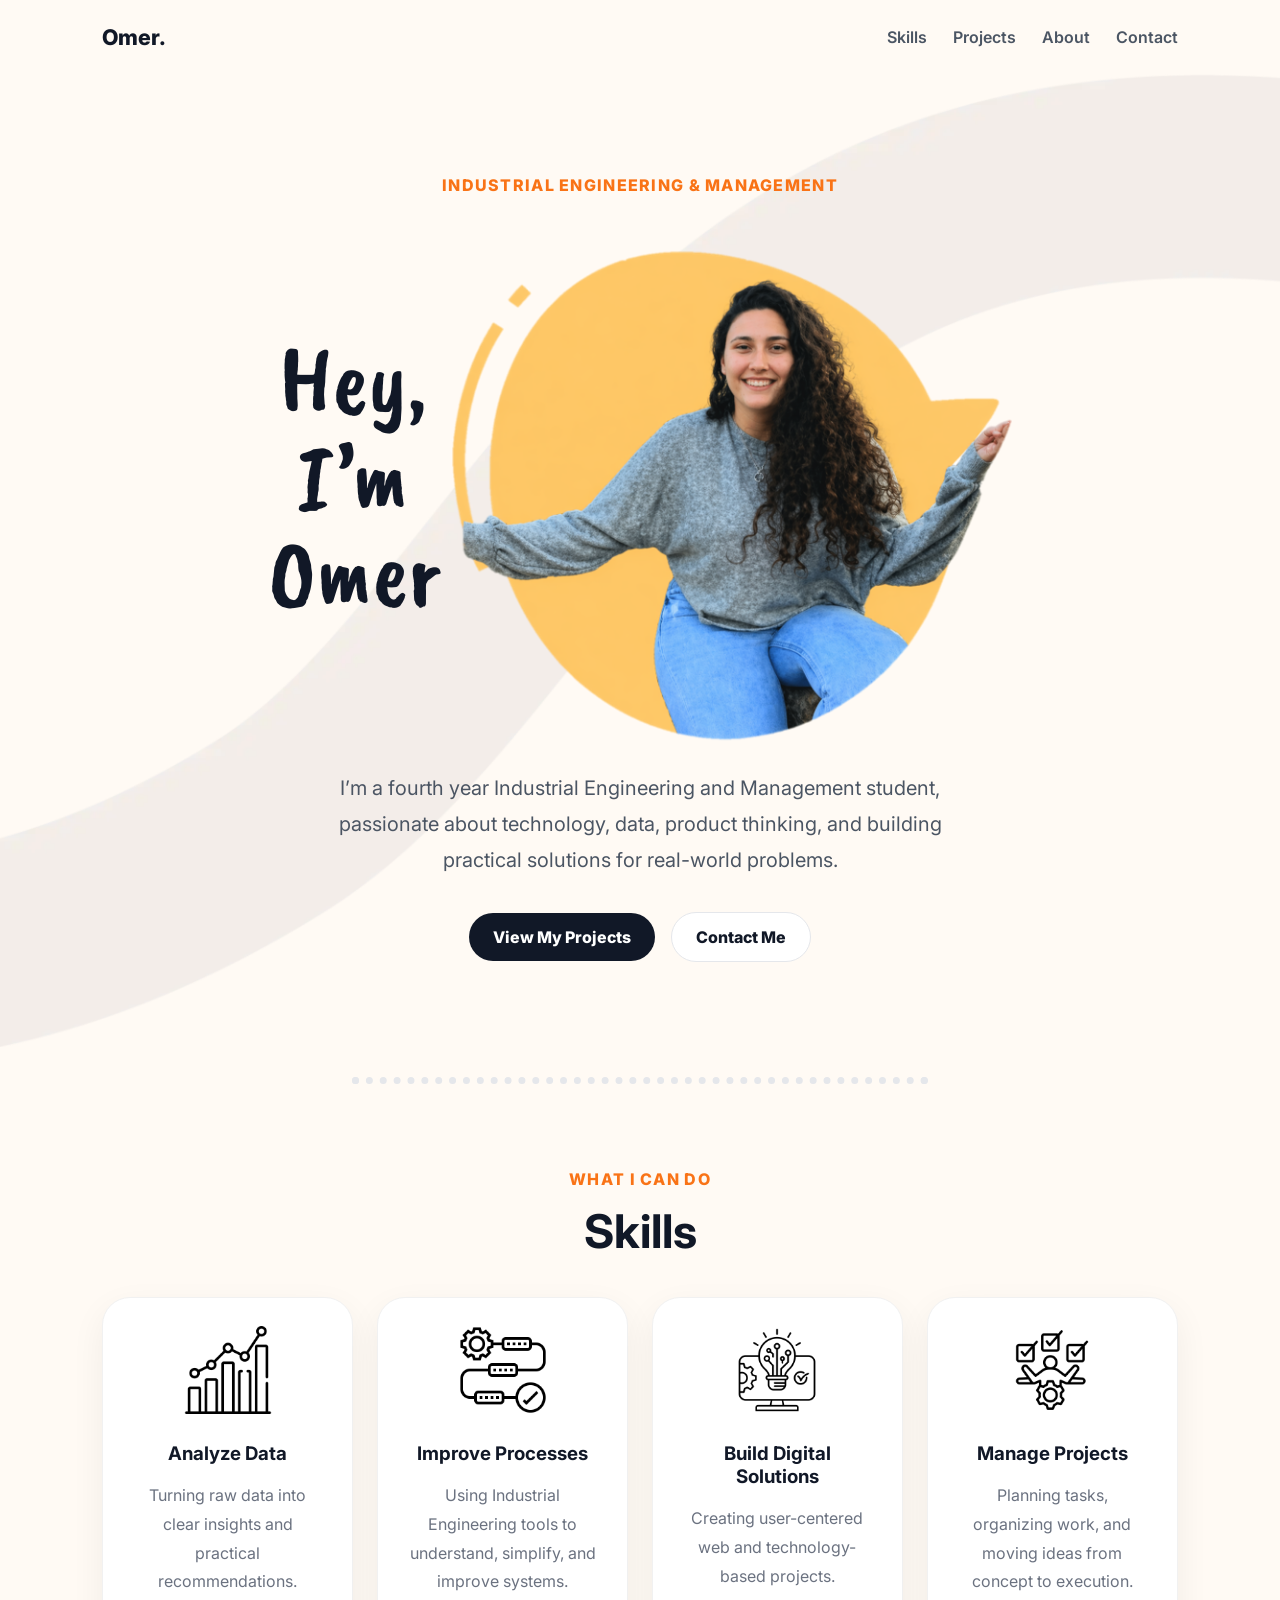
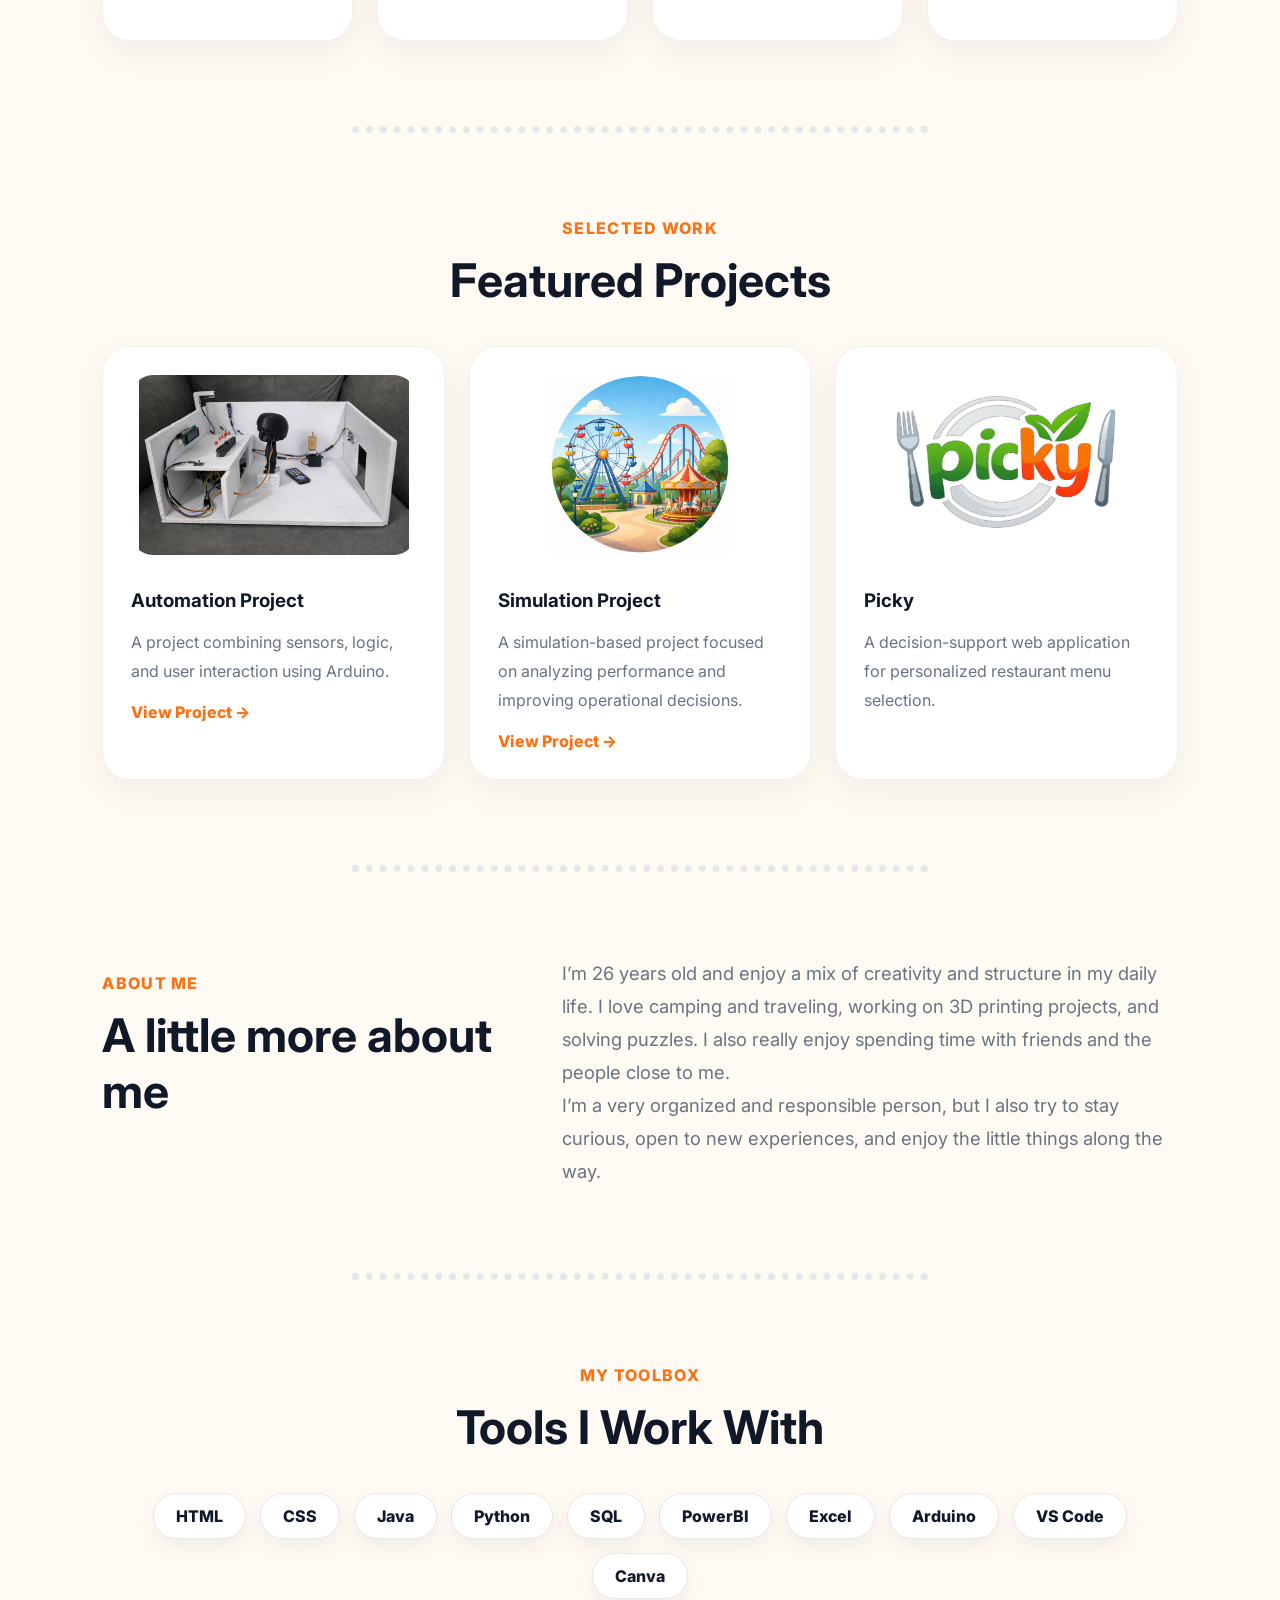
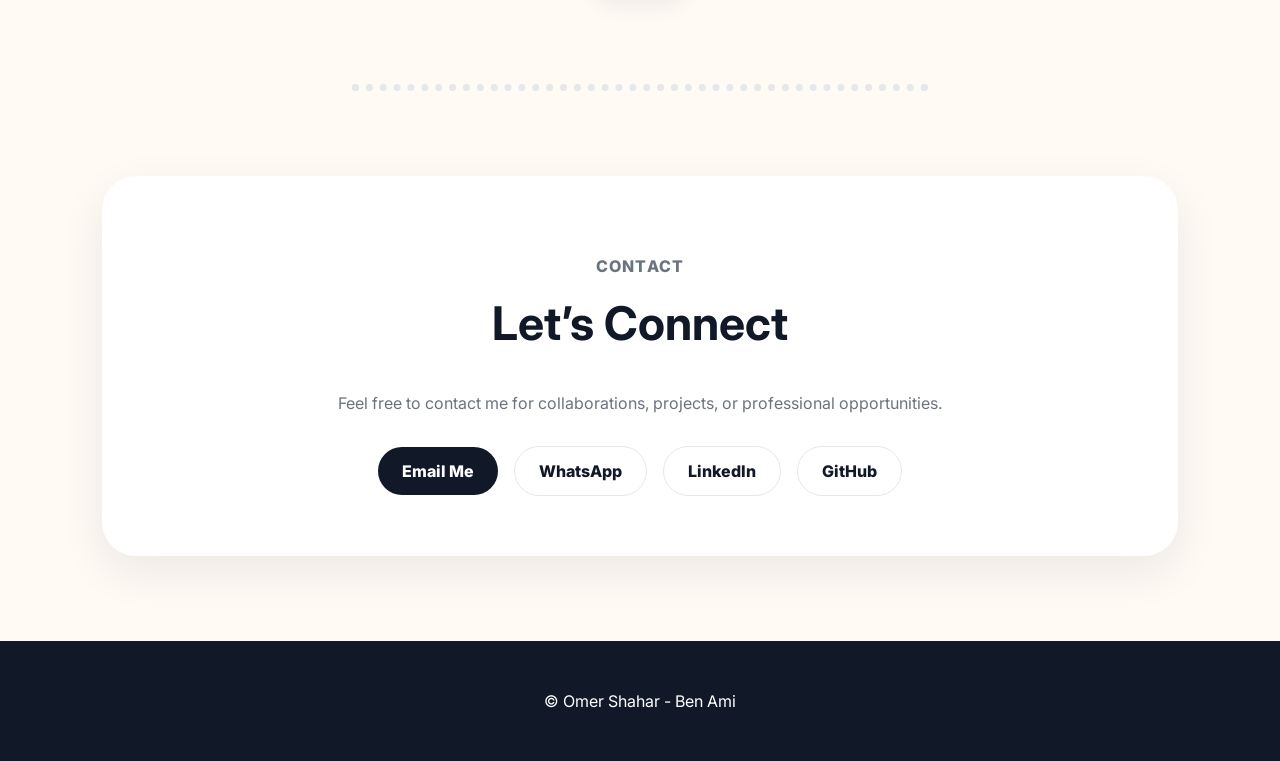
<file: index.html>
<!DOCTYPE html>
<html lang="en">

<head>
  <!-- Basic settings for the page -->
  <meta charset="UTF-8">
  <meta name="viewport" content="width=device-width, initial-scale=1.0">
  <title>Omer Shahar - Ben Ami</title>

  <!-- Icon that appears in the browser tab -->
  <link rel="icon" href="images/Favicon.png" type="image/png">

  <!-- Google fonts I use in the website -->
  <link rel="preconnect" href="https://fonts.googleapis.com">
  <link rel="preconnect" href="https://fonts.gstatic.com" crossorigin>
  <link href="https://fonts.googleapis.com/css2?family=Caveat+Brush&family=Inter:wght@300;400;500;600;700;800&display=swap" rel="stylesheet">

  <!-- Link to my external CSS file -->
  <link rel="stylesheet" href="styles.css">
</head>

<body>

  <!-- Header and navigation menu -->
  <header class="site-header">
    <a href="#" class="logo">Omer.</a>

    <nav class="nav-links">
      <a href="#help">Skills</a>
      <a href="#projects">Projects</a>
      <a href="#about">About</a>
      <a href="#contact">Contact</a>
    </nav>
  </header>

  <main>
    <!-- Hero section-->
    <section class="hero">
      <div class="hero-text">

        <p class="eyebrow">Industrial Engineering & Management</p>

        <div class="hey-line">
          <h1>Hey, I’m Omer</h1>
          <img src="images/HeyPicture.png" alt="Hey illustration" class="hey-img">
        </div>

        <p class="hero-description">
          I’m a fourth year Industrial Engineering and Management student, passionate about technology,
          data, product thinking, and building practical solutions for real-world problems.
        </p>

        <div class="hero-buttons">
          <a href="#projects" class="btn primary-btn">View My Projects</a>
          <a href="#contact" class="btn secondary-btn">Contact Me</a>
        </div>

      </div>
    </section>

    <hr>   <!-- Dotted Seperator -->

    <!-- Skills section -->
    <section id="help" class="section">
      <p class="section-label">What I Can Do</p>
      <h2>Skills</h2>

      <div class="help-grid">

        <div class="help-card">
          <img src="images/Analyze_Data_Icon.png" alt="Data analysis icon">
          <h3>Analyze Data</h3>
          <p>Turning raw data into clear insights and practical recommendations.</p>
        </div>

        <div class="help-card">
          <img src="images/Improve_Processes_Icon.png" alt="Process improvement icon">
          <h3>Improve Processes</h3>
          <p>Using Industrial Engineering tools to understand, simplify, and improve systems.</p>
        </div>

        <div class="help-card">
          <img src="images/Build_Digital_Solutions.png" alt="Digital solutions icon">
          <h3>Build Digital Solutions</h3>
          <p>Creating user-centered web and technology-based projects.</p>
        </div>

        <div class="help-card">
          <img src="images/Digital_Solutions_Icon.png" alt="Project management icon">
          <h3>Manage Projects</h3>
          <p>Planning tasks, organizing work, and moving ideas from concept to execution.</p>
        </div>

      </div>
    </section>

    <hr> <!-- Dotted Seperator -->

    <!-- Projects section -->
    <section id="projects" class="section">
      <p class="section-label">Selected Work</p>
      <h2>Featured Projects</h2>

      <div class="projects-grid">

        <div class="project-card">
          <img src="images/Automation_Project.png" alt="Automation project">
          <div class="project-content">
            <h3>Automation Project</h3>
            <p>A project combining sensors, logic, and user interaction using Arduino.</p>
            <a href="https://github.com/OmerSBA-IEM/Automation_Course_2026A/tree/main/EX3/ARD_GROUP_07" target="_blank">
              View Project →
            </a>
          </div>
        </div>

        <div class="project-card">
          <img src="images/Simulation_Project.png" alt="Simulation project">
          <div class="project-content">
            <h3>Simulation Project</h3>
            <p>A simulation-based project focused on analyzing performance and improving operational decisions.</p>
            <a href="https://github.com/OmerSBA-IEM/Simulation_Course_2025B" target="_blank">
              View Project →
            </a>
          </div>
        </div>

        <div class="project-card">
          <img src="images/picky_logo.png" alt="Picky project">
          <div class="project-content">
            <h3>Picky</h3>
            <p>A decision-support web application for personalized restaurant menu selection.</p>
          </div>
        </div>

      </div>
    </section>

    <hr> <!-- Dotted Seperator -->

    <!-- About me section -->
    <section id="about" class="section about-section">
      <div>
        <p class="section-label">About Me</p>
        <h2>A little more about me</h2>
      </div>

      <p class="about-text">
        I’m 26 years old and enjoy a mix of creativity and structure in my daily life. I love camping and traveling,
        working on 3D printing projects, and solving puzzles. I also really enjoy spending time with friends and the
        people close to me.<br>
        I’m a very organized and responsible person, but I also try to stay curious, open to new experiences, and enjoy
        the little things along the way.
      </p>
    </section>

    <hr> <!-- Dotted Seperator -->

    <!-- Tools section -->
    <section class="section tools-section">
      <p class="section-label">My Toolbox</p>
      <h2>Tools I Work With</h2>

      <div class="tools-list">
        <span>HTML</span>
        <span>CSS</span>
        <span>Java</span>
        <span>Python</span>
        <span>SQL</span>
        <span>PowerBI</span>
        <span>Excel</span>
        <span>Arduino</span>
        <span>VS Code</span>
        <span>Canva</span>
      </div>
    </section>

    <hr> <!-- Dotted Seperator -->

    <!-- Contact section -->
    <section id="contact" class="section contact-section">
      <p class="section-label">Contact</p>
      <h2>Let’s Connect</h2>
      <p>Feel free to contact me for collaborations, projects, or professional opportunities.</p>

      <div class="contact-links">
        <a class="btn primary-btn" href="mailto:omersba@gmail.com">Email Me</a>
        <a class="btn secondary-btn" href="https://wa.me/972585210521" target="_blank">WhatsApp</a>
        <a class="btn secondary-btn" href="https://www.linkedin.com/in/omer-shahar-ben-ami-224696216/" target="_blank">LinkedIn</a>
        <a class="btn secondary-btn" href="https://github.com/OmerSBA-IEM" target="_blank">GitHub</a>
      </div>
    </section>

  </main>

  <!-- Footer -->
  <footer class="footer">
    <p>© Omer Shahar - Ben Ami</p>
  </footer>

</body>

</html>
</file>
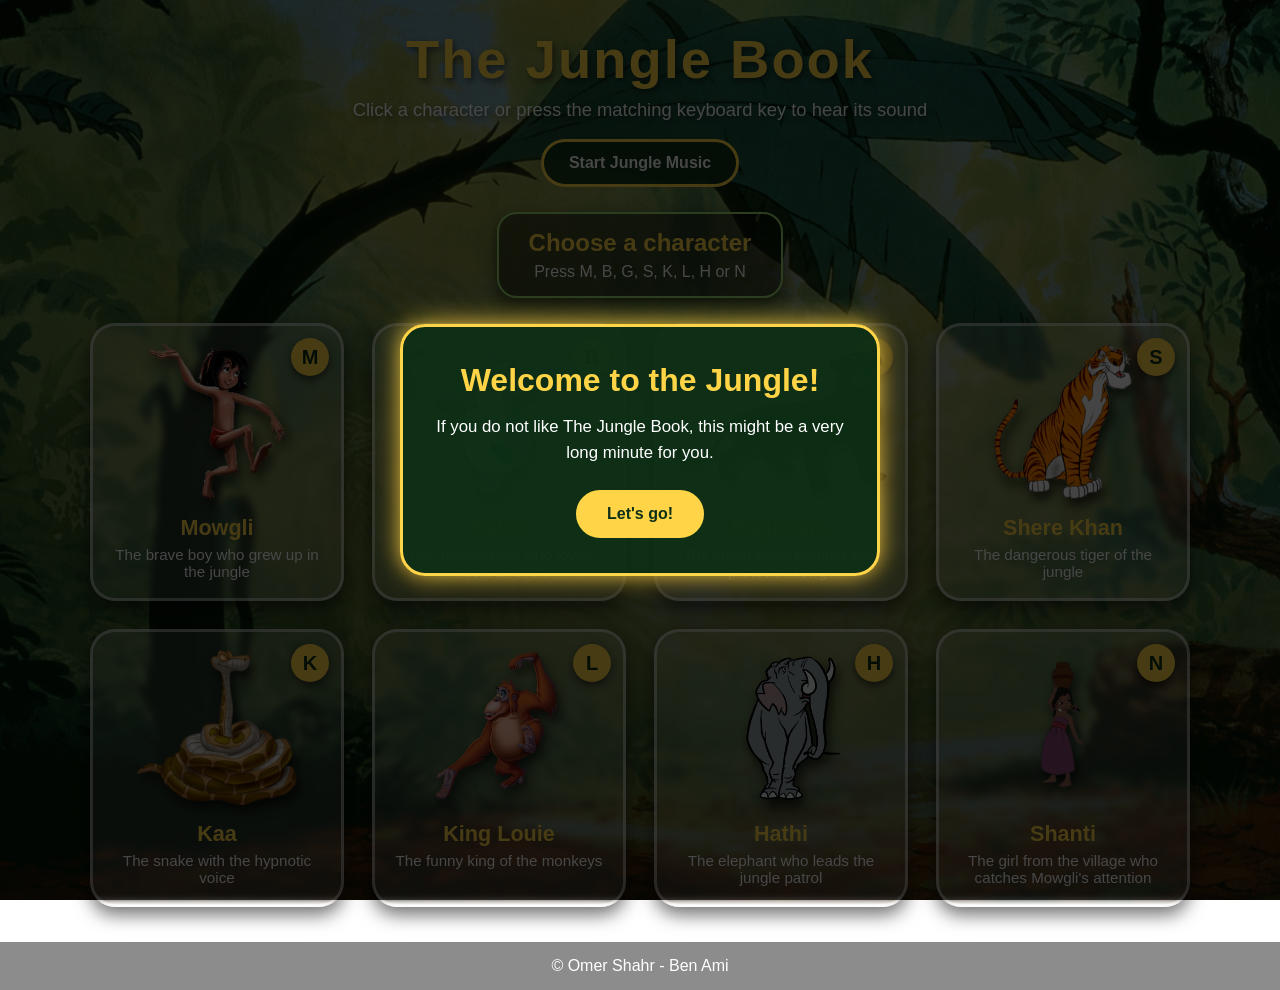
<file: Ex3_JS/index.html>
<!DOCTYPE html>
<html lang="en">
<head>
    <meta charset="UTF-8">
    <meta name="viewport" content="width=device-width, initial-scale=1.0">
    <title>Omer's Jungle Book</title>

    <link rel="stylesheet" href="style.css">
    <script src="script.js" defer></script>
</head>

<body>
    <div id="welcomePopup" class="welcome-popup">
        <div class="welcome-content">
            <h2>Welcome to the Jungle!</h2>
            <p>
                If you do not like The Jungle Book, this might be a very long minute for you.
            </p>

            <button id="welcomeButton">
                Let's go!
            </button>
        </div>
    </div>

    <audio id="backgroundMusic" src="sounds/background.mp3"></audio>
    <header class="main-header">
        <h1>The Jungle Book</h1>

        <p>
            Click a character or press the matching keyboard key to hear its sound
        </p>

        <button id="musicButton">
            Start Jungle Music
        </button>
    </header>

    <main>
        <section class="selected-box">
            <h2 id="selectedCharacter">
                Choose a character
            </h2>

            <p id="selectedText">
                Press M, B, G, S, K, L, H or N
            </p>
        </section>

        <section id="charactersArea" class="characters-area">
            <!-- The characters will be created here by JavaScript -->
        </section>
    </main>

    <footer>
        <p>
            © Omer Shahr - Ben Ami
        </p>
    </footer>
</body>
</html>
</file>
<file: styles.css>
/* General page style */

* {
  box-sizing: border-box;
}

html {
  scroll-behavior: smooth;
}

body {
  margin: 0;
  font-family: 'Inter', Arial, sans-serif;
  color: #1f2937;
  background-color: #fffaf4;
  text-align: center;
}

a {
  color: inherit;
  text-decoration: none;
}

/* Header and navigation bar */
.site-header {
  width: 100%;
  padding: 24px 8%;
  display: flex;
  justify-content: space-between;
  align-items: center;
  background-color: #fffaf4;
}

.logo {
  font-size: 1.35rem;
  font-weight: 800;
  color: #111827;
}

.nav-links {
  display: flex;
  gap: 26px;
  font-weight: 600;
  color: #4b5563;
}

.nav-links a:hover {
  color: #f97316;
}

/* Hero section - main opening area */
.hero {
  padding: 85px 8%;
  display: flex;
  justify-content: center;
  align-items: center;
  background-image: url("images/wave.webp");
  background-repeat: no-repeat;
  background-position: bottom;
  background-size: cover;
}

.hero-text {
  text-align: center;
  max-width: 700px;
  margin: 0 auto;
}

.eyebrow,
.section-label {
  color: #f97316;
  font-weight: 800;
  letter-spacing: 0.08em;
  text-transform: uppercase;
  font-size: 1rem;
  margin-bottom: 14px;
}

.hey-line {
  display: flex;
  justify-content: center;
  align-items: center;
  gap: 15px;
}

.hey-line h1 {
  font-family: "Caveat Brush", cursive;
  font-size: 6rem;
  font-weight: normal;
  line-height: 1;
  margin: 0 0 24px;
  color: #111827;
}

.hey-img {
  width: 80%;
  height: auto;
}

.hero-description {
  font-size: 1.25rem;
  line-height: 1.8;
  color: #4b5563;
  max-width: 660px;
  margin: 0 auto 34px;
}

/* Buttons in the hero and contact sections */
.hero-buttons,
.contact-links {
  display: flex;
  justify-content: center;
  align-items: center;
  gap: 16px;
  flex-wrap: wrap;
}

.btn {
  padding: 14px 24px;
  border-radius: 999px;
  font-weight: 800;
  transition: 0.25s;
  display: inline-block;
}

.primary-btn {
  background-color: #111827;
  color: white;
}

.secondary-btn {
  background-color: white;
  color: #111827;
  border: 1px solid #e5e7eb;
}

.btn:hover {
  transform: translateY(-4px);
  box-shadow: 0 14px 26px rgba(0, 0, 0, 0.12);
}

/* General section style */
.section {
  width: 84%;
  max-width: 1150px;
  margin: 85px auto;
}

.section h2 {
  font-size: 2.9rem;
  margin: 0 0 38px;
  color: #111827;
}

/* Skills cards */
.help-grid {
  display: grid;
  grid-template-columns: repeat(4, 1fr);
  gap: 24px;
}

.help-card {
  background-color: white;
  border: 1px solid #f1f1f1;
  border-radius: 28px;
  padding: 28px;
  box-shadow: 0 12px 35px rgba(17, 24, 39, 0.06);
  transition: 0.25s;
}

.help-card:hover {
  transform: translateY(-8px);
  box-shadow: 0 18px 45px rgba(17, 24, 39, 0.12);
}

.help-card img {
  width: 88px;
  height: 88px;
  object-fit: contain;
  margin-bottom: 14px;
}

.help-card h3 {
  margin: 10px 0;
  color: #111827;
}

.help-card p {
  color: #6b7280;
  line-height: 1.8;
}

/* Projects section */
.projects-grid {
  display: grid;
  grid-template-columns: repeat(3, 1fr);
  gap: 24px;
}

.project-card {
  background-color: white;
  border: 1px solid #f1f1f1;
  border-radius: 28px;
  padding: 28px;
  text-align: left;
  overflow: hidden;
  box-shadow: 0 12px 35px rgba(17, 24, 39, 0.06);
  transition: 0.25s;
}

.project-card:hover {
  transform: translateY(-8px);
  box-shadow: 0 18px 45px rgba(17, 24, 39, 0.12);
}

.project-card img {
  width: 100%;
  height: 180px;
  object-fit: contain;
  border-radius: 22px;
  margin-bottom: 20px;
}

.project-card h3 {
  margin: 10px 0;
  color: #111827;
}

.project-card p {
  color: #6b7280;
  line-height: 1.8;
}

.project-content a {
  color: #f97316;
  font-weight: 800;
}

/* About me section */
.about-section {
  display: grid;
  grid-template-columns: 0.8fr 1.2fr;
  gap: 50px;
  text-align: left;
  align-items: start;
}

.about-section h2 {
  margin-bottom: 0;
}

.about-text {
  font-size: 1.15rem;
  margin: 0;
  color: #6b7280;
  line-height: 1.8;
}

/* Tools list */
.tools-list {
  display: flex;
  justify-content: center;
  flex-wrap: wrap;
  gap: 14px;
}

.tools-list span {
  background-color: white;
  border: 1px solid #e5e7eb;
  color: #111827;
  padding: 12px 22px;
  border-radius: 999px;
  font-weight: 800;
  box-shadow: 0 8px 22px rgba(17, 24, 39, 0.06);
}

/* Contact section */
.contact-section {
  background-color: white;
  border-radius: 34px;
  padding: 60px 30px;
  box-shadow: 0 16px 45px rgba(17, 24, 39, 0.08);
}

.contact-section p {
  color: #6b7280;
  line-height: 1.8;
}

.contact-section .contact-links {
  margin-top: 28px;
}

/* Separator between sections */
hr {
  border: dotted #e5e7eb 7px;
  border-bottom: none;
  width: 45%;
  margin: 30px auto;
}

/* Footer */
.footer {
  text-align: center;
  background-color: #111827;
  color: white;
  padding: 34px 20px;
  margin-top: 80px;
}

/* Responsive design for tablets and small screens */
@media (max-width: 900px) {
  .site-header {
    justify-content: center;
  }

  .nav-links {
    display: none;
  }

  .hero {
    padding: 70px 6%;
    background-size: cover;
  }

  .hero-text {
    max-width: 90%;
  }

  .hey-line {
    flex-direction: column;
    gap: 8px;
  }

  .hey-line h1 {
    font-size: 4.3rem;
  }

  .hero-description {
    font-size: 1.1rem;
  }

  .help-grid,
  .projects-grid,
  .about-section {
    grid-template-columns: 1fr;
  }

  .project-card,
  .about-section {
    text-align: center;
  }

  .section {
    width: 88%;
    margin: 70px auto;
  }
}

/* Responsive design for mobile phones */
@media (max-width: 520px) {
  .hero {
    padding: 55px 5%;
  }

  .eyebrow,
  .section-label {
    font-size: 0.8rem;
  }

  .hey-line h1 {
    font-size: 3.3rem;
  }

  .hero-description {
    font-size: 1rem;
  }

  .section {
    width: 90%;
    margin: 55px auto;
  }

  .section h2 {
    font-size: 2.2rem;
  }

  .help-card,
  .project-card {
    padding: 22px;
  }

  .project-card img {
    height: 150px;
  }

  .contact-section {
    padding: 45px 22px;
  }

  hr {
    width: 60%;
  }
}
</file>
<file: Ex3_JS/style.css>
:root {
    --dark-green: #0d2f16;
    --main-green: #2f6b2f;
    --light-green: #9bd770;
    --yellow: #ffd447;
    --orange: #ff9f1c;
    --white: #ffffff;
    --black-shadow: rgba(0, 0, 0, 0.55);
}

* {
    box-sizing: border-box;
    margin: 0;
    padding: 0;
}

body {
    min-height: 100vh;
    font-family: Arial, Helvetica, sans-serif;
    color: var(--white);
    background-image:
        linear-gradient(rgba(5, 35, 10, 0.35), rgba(5, 35, 10, 0.65)),
        url("images/jungle-background.png");
    background-size: cover;
    background-position: center;
    background-attachment: fixed;
}

.main-header {
    text-align: center;
    padding: 28px 15px 15px;
    text-shadow: 2px 3px 6px var(--black-shadow);
}

.main-header h1 {
    font-size: 3.4rem;
    color: var(--yellow);
    letter-spacing: 2px;
    margin-bottom: 8px;
}

.main-header p {
    font-size: 1.15rem;
    margin-bottom: 18px;
}

#musicButton {
    padding: 12px 25px;
    border: 3px solid var(--yellow);
    border-radius: 30px;
    background-color: rgba(13, 47, 22, 0.9);
    color: var(--white);
    font-size: 1rem;
    font-weight: bold;
    cursor: pointer;
    transition: 0.3s;
}

#musicButton:hover {
    background-color: var(--yellow);
    color: var(--dark-green);
    transform: scale(1.08);
}

#musicButton:disabled {
    opacity: 0.8;
    cursor: default;
}

.selected-box {
    width: fit-content;
    max-width: 90%;
    margin: 10px auto 25px;
    padding: 15px 30px;
    text-align: center;
    border: 2px solid var(--light-green);
    border-radius: 20px;
    background-color: rgba(0, 0, 0, 0.48);
    box-shadow: 0 6px 16px var(--black-shadow);
}

.selected-box h2 {
    color: var(--yellow);
    margin-bottom: 6px;
}

.characters-area {
    width: 92%;
    max-width: 1100px;
    margin: 0 auto 35px;
    display: grid;
    grid-template-columns: repeat(4, 1fr);
    gap: 28px;
}

.character-card {
    position: relative;
    min-height: 245px;
    padding: 18px;
    border: 3px solid rgba(255, 255, 255, 0.45);
    border-radius: 25px;
    background-color: rgba(255, 255, 255, 0.13);
    backdrop-filter: blur(3px);
    box-shadow: 0 8px 18px var(--black-shadow);
    text-align: center;
    cursor: pointer;
    transition: 0.3s;
}

.character-card:hover {
    transform: translateY(-8px) scale(1.03);
    border-color: var(--yellow);
    background-color: rgba(255, 212, 71, 0.18);
}

.character-card img {
    width: 100%;
    height: 155px;
    object-fit: contain;
    filter: drop-shadow(3px 7px 6px rgba(0, 0, 0, 0.7));
    margin-bottom: 12px;
}

.character-card h3 {
    color: var(--yellow);
    font-size: 1.35rem;
    margin-bottom: 5px;
}

.character-card p {
    font-size: 0.95rem;
}

.key-badge {
    position: absolute;
    top: 12px;
    right: 12px;
    width: 38px;
    height: 38px;
    border-radius: 50%;
    background-color: var(--yellow);
    color: var(--dark-green);
    font-size: 1.25rem;
    font-weight: bold;
    line-height: 38px;
    text-align: center;
    box-shadow: 0 4px 8px var(--black-shadow);
}

.character-card.active {
    border-color: var(--orange);
    background-color: rgba(255, 159, 28, 0.25);
    box-shadow:
        0 0 20px var(--yellow),
        0 0 35px var(--orange);
    animation: selectedCharacter 0.5s ease;
}

@keyframes selectedCharacter {
    0% {
        transform: scale(1);
    }

    50% {
        transform: scale(1.1) rotate(2deg);
    }

    100% {
        transform: scale(1);
    }
}

.welcome-popup {
    position: fixed;
    z-index: 1000;
    inset: 0;
    display: flex;
    justify-content: center;
    align-items: center;
    background-color: rgba(0, 0, 0, 0.72);
}

.welcome-content {
    width: 90%;
    max-width: 480px;
    padding: 35px 28px;
    text-align: center;
    border: 3px solid var(--yellow);
    border-radius: 25px;
    background-color: rgba(13, 47, 22, 0.95);
    box-shadow:
        0 0 25px var(--yellow),
        0 10px 25px var(--black-shadow);
}

.welcome-content h2 {
    color: var(--yellow);
    font-size: 2rem;
    margin-bottom: 15px;
}

.welcome-content p {
    font-size: 1.05rem;
    line-height: 1.5;
    margin-bottom: 25px;
}

#welcomeButton {
    padding: 12px 28px;
    border: 3px solid var(--yellow);
    border-radius: 30px;
    background-color: var(--yellow);
    color: var(--dark-green);
    font-size: 1rem;
    font-weight: bold;
    cursor: pointer;
    transition: 0.3s;
}

#welcomeButton:hover {
    background-color: var(--orange);
    transform: scale(1.08);
}

footer {
    text-align: center;
    padding: 15px;
    background-color: rgba(0, 0, 0, 0.45);
}

/* Responsive design for tablets */
@media (max-width: 900px) {
    .characters-area {
        grid-template-columns: repeat(2, 1fr);
    }

    .main-header h1 {
        font-size: 2.8rem;
    }
}

/* Responsive design for phones */
@media (max-width: 600px) {
    .characters-area {
        grid-template-columns: 1fr;
        width: 88%;
    }

    .main-header h1 {
        font-size: 2.2rem;
    }

    .main-header p {
        font-size: 0.95rem;
    }

    .character-card {
        min-height: 220px;
    }

    .character-card img {
        height: 135px;
    }

    .selected-box {
        padding: 12px 18px;
    }
}
</file>
